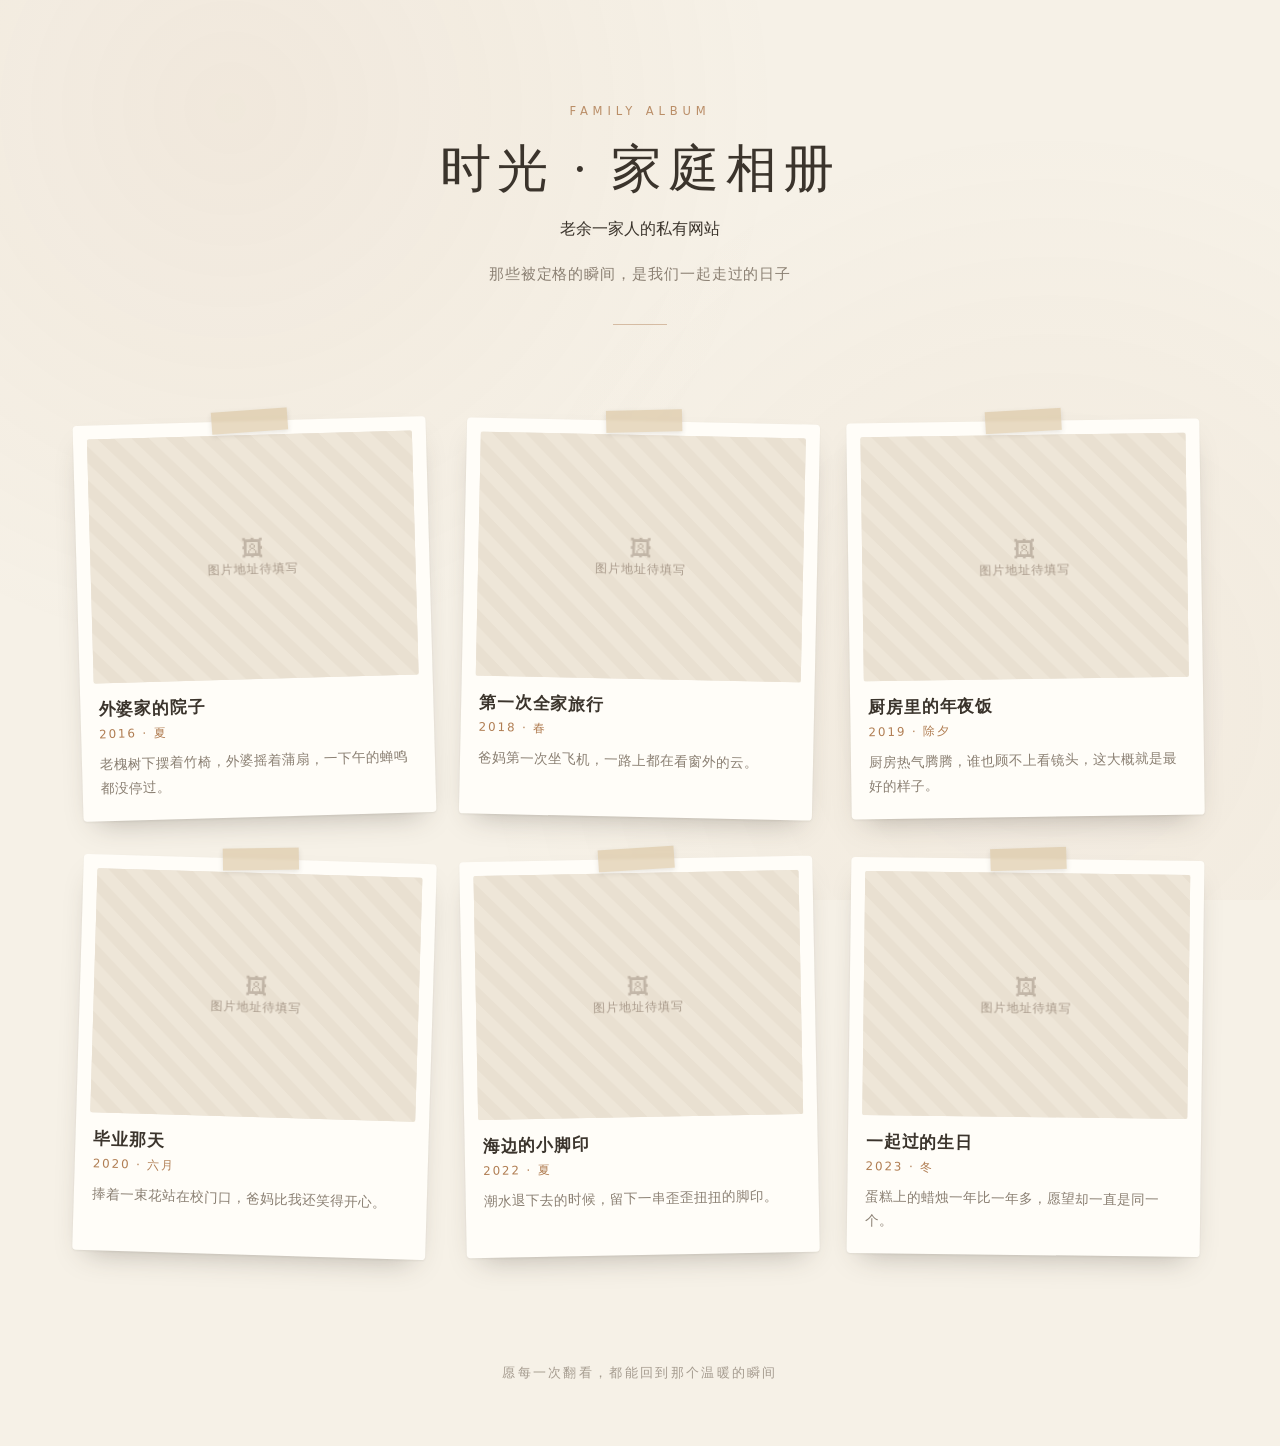
<file: ui/index.html>
<!DOCTYPE html>
<html lang="zh-CN">
<head>
<meta charset="UTF-8" />
<!--移动端适配标签，width=device-width,页面宽度等于手机屏幕本身宽度，initial-scale=1,初始打开页面缩放比例1倍-->
<meta name="viewport" content="width=device-width, initial-scale=1" />
<title>时光 · 家庭相册</title>
<style>
  /*:root  定义css全局变量*/
  :root{
    --bg: #f6f1e7;
    --ink: #3b342c;
    --muted: #8a7f72;
    --accent: #b07d52;
    --card: #fffdf8;
  }

  *{ box-sizing: border-box; }

  html{ scroll-behavior: smooth; }

  body{
    margin: 0;/*外边距*/
    /*字体优先级：从左往右找*/
    font-family: "PingFang SC", "Hiragino Sans GB", "Microsoft YaHei", system-ui, -apple-system, sans-serif;
    background: var(--bg);/*画布底色*/
    color: var(--ink);/*文字颜色*/
    -webkit-font-smoothing: antialiased;/*webkit内核chrome、edge、Safari 字体抗锯齿*/
    overflow-x: hidden;/*横向溢出隐藏，页面左右不能移动，隐藏左右滚动条*/
  }

  /* 淡淡的暖色光晕，营造纸张质感 */
  /*伪元素，两个冒号::作用凭空生成一个新元素，::before在选中元素内部最前面生成一个虚拟子节点，::after在选中元素最后面生一个虚拟子节点*/
  body::before{
    /*这是伪元素，在body上层生成一个看不见的图层， content:""  是伪元素必须写的，否则不生效。*/
    content:"";
    /*固定定位：这个光晕层牢牢钉在屏幕视口上，滚动页面的时候，它不会跟着滚，一直盖在画面上*/
    position: fixed;
    /* inset:0  等价于  top:0; right:0; bottom:0; left:0; 
上下左右全部贴紧屏幕边缘 → 这个图层铺满整个屏幕*/
    inset: 0;
    /*重点：这个层不拦截鼠标点击、触摸。如果不加这个，盖在上面的光晕会挡住下面所有按钮，点不动东西。none就是让点击穿透，交给下层元素接收。*/
    pointer-events: none;
    /*堆叠层级：0。保证它在内容底层，文字、图片都在它上面，不会被光晕盖住。*/
    z-index: 0;
    /*两层径向渐变（圆形渐变），做暖光晕：
      radial-gradient(circle at X Y) ：圆形光晕，圆心位置
      第一个：圆心在 横向18%、纵向12%（左上区域），颜色  rgba(176,125,82,0.07) ，浅棕，透明度7%，到半径42%位置慢慢过渡到完全透明
      最大可能半径的42%；最大可能半径closet-side也就是从圆心出发，到离它最近的一条屏幕边的距离
      第二个：圆心在 横向82%、纵向78%（右下区域），透明度6%，到半径46%位置变透明
      两层叠加，就是淡淡的、角落暖烘烘的纸张氛围感，不会很重。*/
    background:
      radial-gradient(circle at 18% 12%, rgba(176,125,82,.07), transparent 42%),
      radial-gradient(circle at 82% 78%, rgba(176,125,82,.06), transparent 46%);
  }

  /* ---------- 顶部 ---------- */
  .hero{
    position: relative;
    z-index: 1;
    /*内部文字全部居中*/
    text-align: center;
    /*padding 4个值上右下左 3个值上|左右|下 2个值上下|左右 1个值四边全一样*/
    padding: 104px 24px 72px;
  }

  .eyebrow{
    /*外边距*/
    margin: 0 0 18px;
    /*字体大小，相对于根字体 0.72倍，1rem=16px*/
    font-size: .72rem;
    /*字间距非常大，拉开每个字母，做成轻奢细长的效果，默认字间距0em*/
    letter-spacing: .42em;
    /*强制转化为大写字母*/
    text-transform: uppercase;
    color: var(--accent);
    /*不透明度85%*/
    opacity: .85;
  }

  .hero h1{
    margin: 0;
    font-family: "Songti SC", "STSong", "SimSun", Georgia, serif;
    /*clamp(最小值，理想值，最大值)最小不会小于2rem，默认跟着视口宽度走5vw（视口宽度的5%）*/
    font-size: clamp(2rem, 5vw, 3.2rem);
    /*字重500，属于中等偏粗，不是粗黑700，温润不刺眼*/
    font-weight: 500;
    letter-spacing: .12em;
    /*行高，是文字自身字号的1.3倍*/
    line-height: 1.3;
  }

  .hero .subtitle{
    /*上20px，左右居中，下0px*/
    margin: 20px auto 0;
    max-width: 520px;
    font-size: .95rem;
    line-height: 1.9;
    color: var(--muted);
    letter-spacing: .06em;
  }
  /*装饰横线*/
  .hero-line{
    width: 54px;
    height: 1px;
    margin: 36px auto 0;
    background: var(--accent);
    opacity: .45;
  }

  /* ---------- 相册网格 ---------- */
  .album-grid{
    /*相对定位*/
    position: relative;
    z-index: 1;
    max-width: 1180px;
    margin: 0 auto;
    padding: 24px 28px 110px;
    /*开启css grid网格布局（专门做多列卡片，比flex做自动列舒服）*/
    display: grid;
    /*grid-template-columns: repeat(auto-fill, minmax(272px, 1fr)); 
​      auto-fill ：自动填充，只要空间够就往里面塞新的一列
​      minmax(272px, 1fr) ：每一列最小宽度 272px；富余空间就均分拉伸
​      人话：窗口很宽就多排几列；窗口缩小，自动减少列数，卡片最小不会压到比 272px 更窄*/
    grid-template-columns: repeat(auto-fill, minmax(272px, 1fr));
    /*网格间隙，行间距42px，列间距32px*/
    gap: 42px 32px;
  }

  .photo-card{
    position: relative;
    margin: 0;
    padding: 14px 14px 20px;
    background: var(--card);
    /*圆角，小小的圆弧，不会很夸张*/
    border-radius: 4px;
    /*鼠标放上来，光标变成小手，提示可以点击*/
    cursor: pointer;
    /*两层阴影叠加
    第一层 offset-x=0水平不偏移 offset-y=1px阴影往下挪1px blur=2px模糊半径2px 没有 spread，默认0
    第二层 offset-x=0水平不动 offset-y = 14px阴影向下偏移 14px blur=30px模糊很大，很柔和 spread=-14px收缩阴影 14px
    offset-x为正数时向右，offset-y为正数时向下*/
    box-shadow:
      0 1px 2px rgba(59,52,44,.07),
      0 14px 30px -14px rgba(59,52,44,.35);
    /**/
    rotate: var(--rot, 0deg);
    /*初始位置向下偏移28px，相当于卡片蹲在目标位置下面*/
    translate: 0 28px;
    /*默认完全透明，可视度0%*/
    opacity: 0;
    /*过渡动画  ease是缓动函数的值，ease默认，先快，靠近重点慢慢减速，最柔和自然
    linear匀速，从头到尾一样快，很机械
    ease-in慢慢启动，越后面越快
    ease-out一开始很快，临近终点减速
    ease-in-out先慢，中间快，最后又慢*/
    transition:
      /*旋转先到位；位移、淡入慢一点；阴影变化最快*/
      rotate .5s ease,
      /*cubic-bezier自定义贝塞尔函数，类似于缓动函数，起点快速拉起，后半段缓慢收敛，有一种'轻轻弹一下，稳稳落下*/
      translate .85s cubic-bezier(.2,.8,.2,1),
      opacity .85s ease,
      box-shadow .45s ease;
  }

  /* 胶带装饰 */
  .photo-card::before{
    content: "";
    position: absolute;
    top: -11px;
    left: 50%;
    width: 76px;
    height: 22px;
    translate: -50% 0;
    rotate: -2.5deg;
    background: rgba(214,190,150,.55);
    box-shadow: 0 2px 5px rgba(59,52,44,.12);
    backdrop-filter: blur(1px);
    z-index: 2;
  }

  .photo-card.in{
    translate: 0 0;
    opacity: 1;
  }

  .photo-card:hover,
  .photo-card:focus-visible{
    rotate: 0deg;
    translate: 0 -8px;
    outline: none;
    box-shadow:
      0 1px 2px rgba(59,52,44,.07),
      0 26px 44px -18px rgba(59,52,44,.45);
  }

  .photo-frame{
    position: relative;
    /*强制盒子保持4::3*/
    aspect-ratio: 4 / 3;
    /*裁掉盒子外面的内容，图片放大的时候不会鼓出来*/
    overflow: hidden;
    /*很小的圆角*/
    border-radius: 2px;
    background: #e9e1d4;
  }

  .photo-frame img{
    width: 100%;
    height: 100%;
    /*图片保持自身比例，填满相框，多余区域裁剪，不会拉伸变形*/
    object-fit: cover;
    /*干掉图片底部自带的一小条空白缝隙*/
    display: block;
    /*默认就是原始大小*/
    transform: scale(1);
    /*滤镜，饱和度压低到92%，对比度轻微拉高，自带柔和、偏复古的质感*/
    filter: saturate(.92) contrast(1.02);
    /*动画规则 transform,filter发生变化时，用0.65s平滑过渡，不会瞬间跳变*/
    transition: transform .65s cubic-bezier(.2,.8,.2,1), filter .65s ease;
  }

  .photo-card:hover .photo-frame img{
    transform: scale(1.06);
    filter: saturate(1.06) contrast(1.02);
  }

  .img-fallback{
    position: absolute;
    inset: 0;
    display: none;
    place-items: center;
    gap: 6px;
    text-align: center;
    padding: 12px;
    background:
      repeating-linear-gradient(45deg, #eee6d8 0 12px, #e9e0d1 12px 24px);
    color: #a8998a;
    font-size: .78rem;
    letter-spacing: .08em;
  }

  .img-fallback span{
    display: block;
    font-size: 1.4rem;
    opacity: .6;
  }

  .photo-frame.error .img-fallback{ display: grid; }
  .photo-frame.error img{ display: none; }

  .photo-card figcaption{ padding: 15px 4px 0; }

  .photo-card h3{
    margin: 0 0 6px;
    font-family: "Songti SC", "STSong", Georgia, serif;
    font-size: 1.05rem;
    font-weight: 600;
    letter-spacing: .05em;
  }

  .photo-card .date{
    margin: 0 0 10px;
    font-size: .74rem;
    letter-spacing: .16em;
    color: var(--accent);
    text-transform: uppercase;
  }

  .photo-card .desc{
    margin: 0;
    font-size: .85rem;
    line-height: 1.75;
    color: var(--muted);
    display: -webkit-box;
    -line-clamp: 2;
    -webkit-box-orient: vertical;
    overflow: hidden;
  }

  /* ---------- 页脚 ---------- */
  .site-footer{
    position: relative;
    z-index: 1;
    text-align: center;
    padding: 0 24px 64px;
    font-size: .8rem;
    letter-spacing: .18em;
    color: var(--muted);
    opacity: .75;
  }

  .site-footer p{ margin: 0; }

  /* ---------- 灯箱 ---------- */
  .lightbox{
    position: fixed;
    inset: 0;
    z-index: 100;
    display: flex;
    align-items: center;
    justify-content: center;
    padding: 48px 24px;
    background: rgba(30,25,20,.93);
    backdrop-filter: blur(7px);
    -webkit-backdrop-filter: blur(7px);
    opacity: 0;
    visibility: hidden;
    transition: opacity .38s ease, visibility .38s ease;
  }

  .lightbox.open{
    opacity: 1;
    visibility: visible;
  }

  .lb-figure{
    margin: 0;
    display: flex;
    flex-direction: column;
    align-items: center;
    gap: 22px;
    max-height: 100%;
    transform: scale(.96);
    opacity: 0;
    transition: transform .45s cubic-bezier(.2,.8,.2,1), opacity .45s ease;
  }

  .lightbox.open .lb-figure{
    transform: scale(1);
    opacity: 1;
  }

  .lb-media{
    display: flex;
    align-items: center;
    justify-content: center;
  }

  .lb-media img{
    max-width: min(900px, 86vw);
    max-height: 62vh;
    object-fit: contain;
    border-radius: 4px;
    background: #1a1613;
    box-shadow: 0 34px 80px rgba(0,0,0,.6);
  }

  .lb-placeholder{
    display: none;
    padding: 70px 46px;
    border: 1px dashed rgba(246,239,228,.28);
    border-radius: 6px;
    color: rgba(246,239,228,.5);
    font-size: .85rem;
    letter-spacing: .12em;
    text-align: center;
  }

  .lb-media.error img{ display: none; }
  .lb-media.error .lb-placeholder{ display: block; }

  .lb-caption{
    max-width: 620px;
    text-align: center;
    color: #f3ece1;
    padding: 0 8px;
  }

  .lb-caption h3{
    margin: 0 0 10px;
    font-family: "Songti SC", "STSong", Georgia, serif;
    font-size: 1.25rem;
    font-weight: 500;
    letter-spacing: .08em;
  }

  .lb-meta{
    margin: 0 0 14px;
    font-size: .74rem;
    letter-spacing: .2em;
    color: #d3a878;
  }

  .lb-desc{
    margin: 0;
    font-size: .88rem;
    line-height: 1.9;
    color: rgba(243,236,225,.72);
    letter-spacing: .04em;
  }

  .lb-btn{
    position: absolute;
    display: grid;
    place-items: center;
    width: 46px;
    height: 46px;
    border-radius: 50%;
    border: 1px solid rgba(255,255,255,.18);
    background: rgba(255,255,255,.08);
    color: #f6efe4;
    font-size: 1.35rem;
    line-height: 1;
    cursor: pointer;
    transition: background .25s ease, border-color .25s ease, transform .25s ease;
  }

  .lb-btn:hover{
    background: rgba(255,255,255,.2);
    border-color: rgba(255,255,255,.35);
  }

  .lb-close{ top: 26px; right: 30px; font-size: 1rem; }
  .lb-prev{ left: 30px; top: 50%; translate: 0 -50%; }
  .lb-next{ right: 30px; top: 50%; translate: 0 -50%; }

  .lb-prev:hover{ transform: translateX(-2px); }
  .lb-next:hover{ transform: translateX(2px); }

  .lb-counter{
    position: absolute;
    bottom: 22px;
    left: 50%;
    translate: -50% 0;
    font-size: .74rem;
    letter-spacing: .28em;
    color: rgba(246,239,228,.55);
  }

  /* ---------- 响应式 ---------- */
  @media (max-width: 680px){
    .hero{ padding: 76px 20px 52px; }
    .hero .subtitle{ font-size: .88rem; }
    .album-grid{
      grid-template-columns: 1fr;
      gap: 34px;
      padding: 16px 18px 80px;
    }
    .lightbox{ padding: 64px 14px 72px; }
    .lb-media img{ max-width: 92vw; max-height: 52vh; }
    .lb-btn{ width: 38px; height: 38px; font-size: 1.1rem; }
    .lb-close{ top: 14px; right: 14px; }
    .lb-prev{ left: 10px; }
    .lb-next{ right: 10px; }
    .lb-caption h3{ font-size: 1.08rem; }
  }

  @media (prefers-reduced-motion: reduce){
    *{ transition: none !important; animation: none !important; }
    .photo-card{ opacity: 1; translate: 0 0; }
  }
</style>
</head>
<body>

  <header class="hero">
    <p class="eyebrow">Family Album</p>
    <h1>时光 · 家庭相册</h1>
    <p>老余一家人的私有网站</p>
    <p class="subtitle">那些被定格的瞬间，是我们一起走过的日子</p>
    <div class="hero-line"></div>
  </header>

  <main>
    <div class="album-grid" id="albumGrid"></div>
  </main>

  <footer class="site-footer">
    <p>愿每一次翻看，都能回到那个温暖的瞬间</p>
  </footer>

  <!-- 灯箱 -->
  <div class="lightbox" id="lightbox" role="dialog" aria-modal="true" aria-hidden="true">
    <button class="lb-btn lb-close" id="lbClose" aria-label="关闭">✕</button>
    <button class="lb-btn lb-prev" id="lbPrev" aria-label="上一张">‹</button>
    <button class="lb-btn lb-next" id="lbNext" aria-label="下一张">›</button>

    <figure class="lb-figure">
      <div class="lb-media" id="lbMedia">
        <img id="lbImg" alt="" />
        <div class="lb-placeholder">图片地址待填写</div>
      </div>
      <figcaption class="lb-caption">
        <h3 id="lbTitle"></h3>
        <p class="lb-meta" id="lbMeta"></p>
        <p class="lb-desc" id="lbDesc"></p>
      </figcaption>
    </figure>

    <div class="lb-counter" id="lbCounter"></div>
  </div>

<script>
/* ============================================================
   ★★★ 在这里填写你自己的照片 ★★★
   把 url 换成你图片的地址（网络地址或本地相对路径都行）
   例如：url: "images/family-01.jpg"
   或者：url: "https://你的图床地址/photo.jpg"
   ============================================================ */
const photos = [
  {
    url: "",                       // ← 图片地址填这里
    title: "外婆家的院子",
    date: "2016 · 夏",
    desc: "老槐树下摆着竹椅，外婆摇着蒲扇，一下午的蝉鸣都没停过。"
  },
  {
    url: "",                       // ← 图片地址填这里
    title: "第一次全家旅行",
    date: "2018 · 春",
    desc: "爸妈第一次坐飞机，一路上都在看窗外的云。"
  },
  {
    url: "",                       // ← 图片地址填这里
    title: "厨房里的年夜饭",
    date: "2019 · 除夕",
    desc: "厨房热气腾腾，谁也顾不上看镜头，这大概就是最好的样子。"
  },
  {
    url: "",                       // ← 图片地址填这里
    title: "毕业那天",
    date: "2020 · 六月",
    desc: "捧着一束花站在校门口，爸妈比我还笑得开心。"
  },
  {
    url: "",                       // ← 图片地址填这里
    title: "海边的小脚印",
    date: "2022 · 夏",
    desc: "潮水退下去的时候，留下一串歪歪扭扭的脚印。"
  },
  {
    url: "",                       // ← 图片地址填这里
    title: "一起过的生日",
    date: "2023 · 冬",
    desc: "蛋糕上的蜡烛一年比一年多，愿望却一直是同一个。"
  }
];

/* ============================================================
   以下为功能代码，通常不需要修改
   ============================================================ */
const grid      = document.getElementById('albumGrid');
const lightbox  = document.getElementById('lightbox');
const lbImg     = document.getElementById('lbImg');
const lbMedia   = document.getElementById('lbMedia');
const lbTitle   = document.getElementById('lbTitle');
const lbMeta    = document.getElementById('lbMeta');
const lbDesc    = document.getElementById('lbDesc');
const lbCounter = document.getElementById('lbCounter');

const rotations = [-1.6, 1.2, -0.8, 1.7, -1.1, 0.7, 1.4, -1.3];
let current = 0;
let imgToken = 0;

/* ---------- 生成相册卡片 ---------- */
photos.forEach((photo, index) => {
  const card = document.createElement('figure');
  card.className = 'photo-card';
  card.style.setProperty('--rot', rotations[index % rotations.length] + 'deg');
  card.dataset.index = index;
  card.tabIndex = 0;
  card.setAttribute('role', 'button');
  card.setAttribute('aria-label', `查看照片：${photo.title || '未命名回忆'}`);

  const frame = document.createElement('div');
  frame.className = 'photo-frame';

  const fallback = document.createElement('div');
  fallback.className = 'img-fallback';
  fallback.innerHTML = '<div><span>🖼</span>图片地址待填写</div>';
  frame.appendChild(fallback);

  if (photo.url && photo.url.trim()) {
    const img = new Image();
    img.loading = 'lazy';
    img.alt = photo.title || '家庭照片';
    img.addEventListener('error', () => frame.classList.add('error'));
    img.src = photo.url.trim();
    frame.prepend(img);
  } else {
    frame.classList.add('error');
  }

  const caption = document.createElement('figcaption');
  const h3 = document.createElement('h3');
  const date = document.createElement('p');
  const desc = document.createElement('p');
  h3.textContent = photo.title || '未命名回忆';
  date.className = 'date';
  date.textContent = photo.date || '';
  desc.className = 'desc';
  desc.textContent = photo.desc || '';
  caption.append(h3, date, desc);

  card.append(frame, caption);
  grid.appendChild(card);

  /* 点击 / 键盘打开 */
  card.addEventListener('click', () => openLightbox(index));
  card.addEventListener('keydown', (e) => {
    if (e.key === 'Enter' || e.key === ' ') {
      e.preventDefault();
      openLightbox(index);
    }
  });
});

/* ---------- 滚动淡入 ---------- */
const observer = new IntersectionObserver((entries) => {
  entries.forEach((entry) => {
    if (!entry.isIntersecting) return;
    const idx = Number(entry.target.dataset.index) || 0;
    setTimeout(() => entry.target.classList.add('in'), (idx % 3) * 90);
    observer.unobserve(entry.target);
  });
}, { threshold: 0.12, rootMargin: '0px 0px -40px 0px' });

document.querySelectorAll('.photo-card').forEach((card) => observer.observe(card));

/* ---------- 灯箱 ---------- */
function openLightbox(index) {
  current = index;
  renderLightbox();
  lightbox.classList.add('open');
  lightbox.setAttribute('aria-hidden', 'false');
  document.body.style.overflow = 'hidden';
}

function closeLightbox() {
  lightbox.classList.remove('open');
  lightbox.setAttribute('aria-hidden', 'true');
  document.body.style.overflow = '';
}

function renderLightbox() {
  const photo = photos[current];
  if (!photo) return;
  const token = ++imgToken;

  lbMedia.classList.remove('error');
  lbTitle.textContent = photo.title || '未命名回忆';
  lbMeta.textContent = photo.date || '';
  lbMeta.style.display = photo.date ? '' : 'none';
  lbDesc.textContent = photo.desc || '';
  lbDesc.style.display = photo.desc ? '' : 'none';
  lbCounter.textContent = `${current + 1} / ${photos.length}`;

  if (photo.url && photo.url.trim()) {
    lbImg.onerror = () => {
      if (token === imgToken) lbMedia.classList.add('error');
    };
    lbImg.src = photo.url.trim();
    lbImg.alt = photo.title || '家庭照片';
  } else {
    lbImg.removeAttribute('src');
    lbImg.alt = '';
    lbMedia.classList.add('error');
  }
}

function nextPhoto() {
  current = (current + 1) % photos.length;
  renderLightbox();
}

function prevPhoto() {
  current = (current - 1 + photos.length) % photos.length;
  renderLightbox();
}

/* ---------- 事件绑定 ---------- */
document.getElementById('lbClose').addEventListener('click', closeLightbox);
document.getElementById('lbNext').addEventListener('click', (e) => { e.stopPropagation(); nextPhoto(); });
document.getElementById('lbPrev').addEventListener('click', (e) => { e.stopPropagation(); prevPhoto(); });

/* 点击背景关闭 */
lightbox.addEventListener('click', (e) => {
  if (e.target === lightbox) closeLightbox();
});

/* 键盘操作 */
document.addEventListener('keydown', (e) => {
  if (!lightbox.classList.contains('open')) return;
  if (e.key === 'Escape') closeLightbox();
  if (e.key === 'ArrowRight') nextPhoto();
  if (e.key === 'ArrowLeft') prevPhoto();
});

/* 手机滑动切换 */
let touchStartX = 0;
lightbox.addEventListener('touchstart', (e) => {
  touchStartX = e.changedTouches[0].clientX;
}, { passive: true });

lightbox.addEventListener('touchend', (e) => {
  const dx = e.changedTouches[0].clientX - touchStartX;
  if (Math.abs(dx) < 60) return;
  dx < 0 ? nextPhoto() : prevPhoto();
}, { passive: true });
</script>
</body>
</html>
</file>
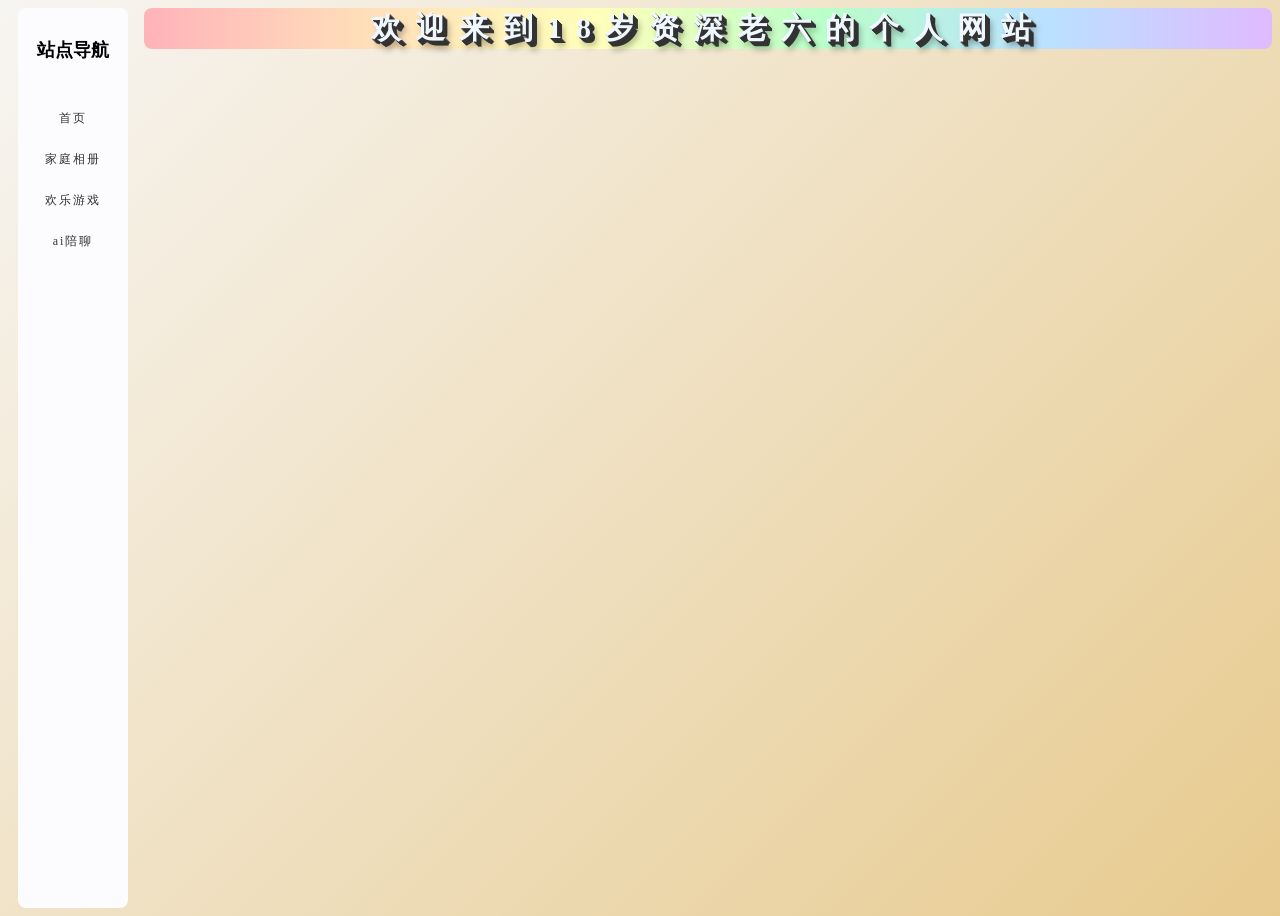
<file: static/home.html>
<!DOCTYPE html>
<html lang="zh-CN">
<head>
<meta charset="utf-8"/>
<meta name="viewport" content="width=device-width,inital-scale=1"/>
<link rel="stylesheet" href="/static/css/style.css">
<title>18岁资深老六的私人网站</title>
</head>
<body>
<div class="wrapper">
    <aside class="sidebar">
        <h2 class="header">站点导航</h2>
        <a href="#" class="nav-link" data-target="view-home">首页</a>
        <a href="#" class="nav-link" data-target="view-album">家庭相册</a>
        <a href="#" class="nav-link" data-target="view-game">欢乐游戏</a>
        <a href="#" class="nav-link" data-target="view-chat">ai陪聊</a>
    </aside>
    <main>
        <div id="view-home" class="view">
            <eye>欢迎来到18岁资深老六的个人网站</eye>
        </div>
        <div id="view-game" class="view hidden">
            <iframe id="game-frame" data-src="/static/game-skyward.html" style="width:100%;height:600px;border:none;"></iframe>
        </div>
    </main>
</div>
</body> 
<script src="/static/js/main.js"></script>
</html>
</file>
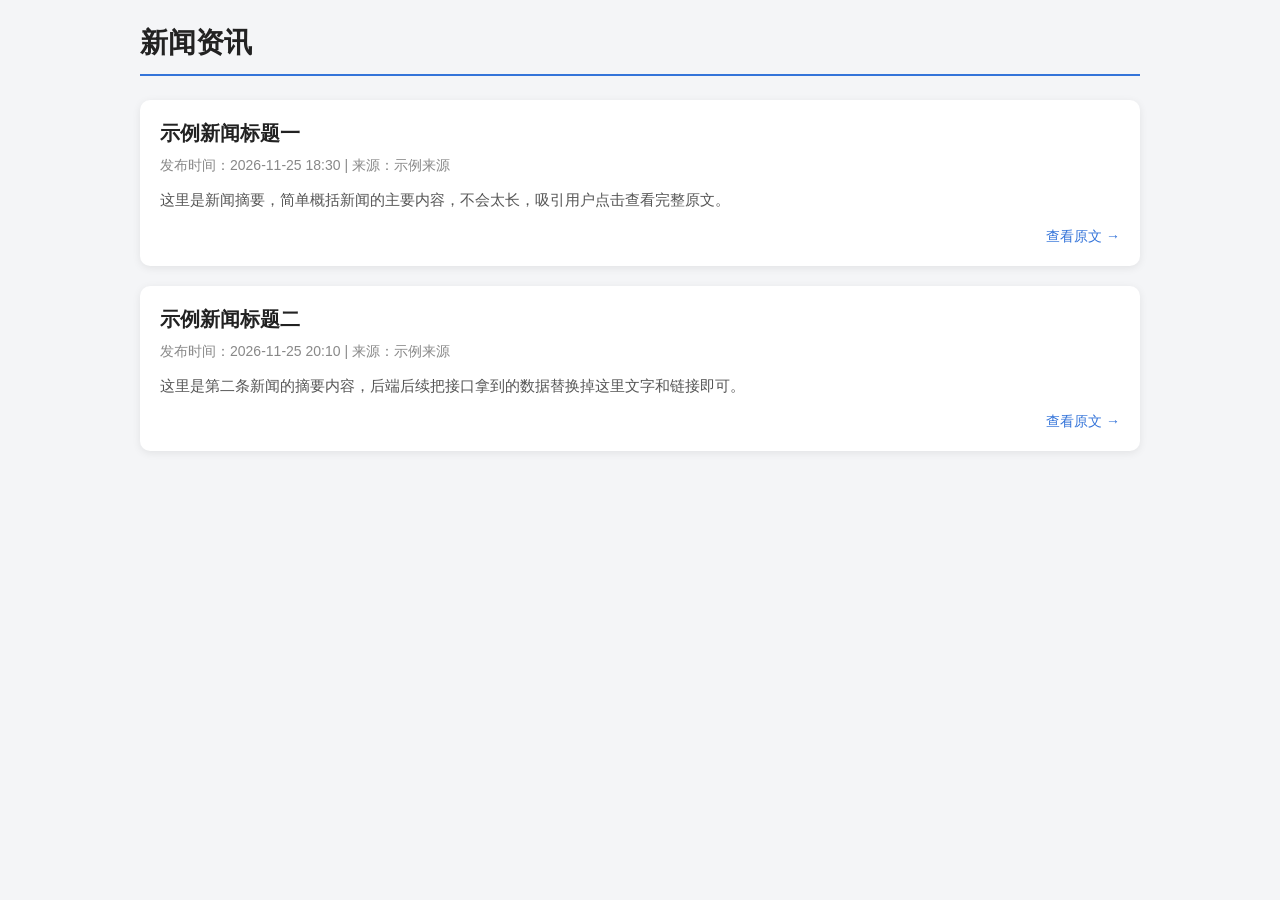
<file: static/news_text.html>
<!DOCTYPE html>
<html lang="zh-CN">
<head>
    <meta charset="UTF-8">
    <meta name="viewport" content="width=device-width, initial-scale=1.0">
    <title>新闻浏览</title>
    <style>
        * {
            margin: 0;
            padding: 0;
            box-sizing: border-box;
            font-family: "Microsoft Yahei", sans-serif;
        }
        body {
            background-color: #f4f5f7;
            padding: 24px;
        }
        .container {
            max-width: 1000px;
            margin: 0 auto;
        }
        .page-title {
            font-size: 28px;
            color: #222;
            margin-bottom: 24px;
            padding-bottom: 12px;
            border-bottom: 2px solid #3474d9;
        }
        .news-list {
            display: grid;
            gap: 20px;
        }
        .news-card {
            background: #ffffff;
            border-radius: 10px;
            padding: 20px;
            box-shadow: 0 2px 8px rgba(0,0,0,0.08);
            transition: 0.2s ease;
        }
        .news-card:hover {
            box-shadow: 0 4px 14px rgba(0,0,0,0.12);
        }
        .news-title {
            font-size: 20px;
            color: #222;
            text-decoration: none;
            font-weight: 600;
            display: block;
            margin-bottom: 10px;
        }
        .news-title:hover {
            color: #3474d9;
        }
        .news-meta {
            font-size: 14px;
            color: #888;
            margin-bottom: 12px;
        }
        .news-desc {
            font-size: 15px;
            color: #555;
            line-height: 1.7;
        }
        .news-footer {
            margin-top: 14px;
            text-align: right;
        }
        .read-link {
            font-size: 14px;
            color: #3474d9;
            text-decoration: none;
        }
        .read-link:hover {
            text-decoration: underline;
        }
        .empty-tip {
            text-align: center;
            padding: 60px 0;
            color: #999;
            font-size: 16px;
        }
    </style>
</head>
<body>
    <div class="container">
        <h2 class="page-title">新闻资讯</h2>
        <div class="news-list">
            <!-- 新闻卡片，后端循环渲染这一块 -->
            <div class="news-card">
                <a href="#" class="news-title">示例新闻标题一</a>
                <div class="news-meta">发布时间：2026-11-25 18:30 | 来源：示例来源</div>
                <div class="news-desc">
                    这里是新闻摘要，简单概括新闻的主要内容，不会太长，吸引用户点击查看完整原文。
                </div>
                <div class="news-footer">
                    <a href="#" class="read-link">查看原文 →</a>
                </div>
            </div>
            <div class="news-card">
                <a href="#" class="news-title">示例新闻标题二</a>
                <div class="news-meta">发布时间：2026-11-25 20:10 | 来源：示例来源</div>
                <div class="news-desc">
                    这里是第二条新闻的摘要内容，后端后续把接口拿到的数据替换掉这里文字和链接即可。
                </div>
                <div class="news-footer">
                    <a href="#" class="read-link">查看原文 →</a>
                </div>
            </div>
            <!-- 没有新闻的时候展示这个 -->
            <!--
            <div class="empty-tip">暂无新闻</div>
            -->
        </div>
    </div>
</body>
</html>
</file>
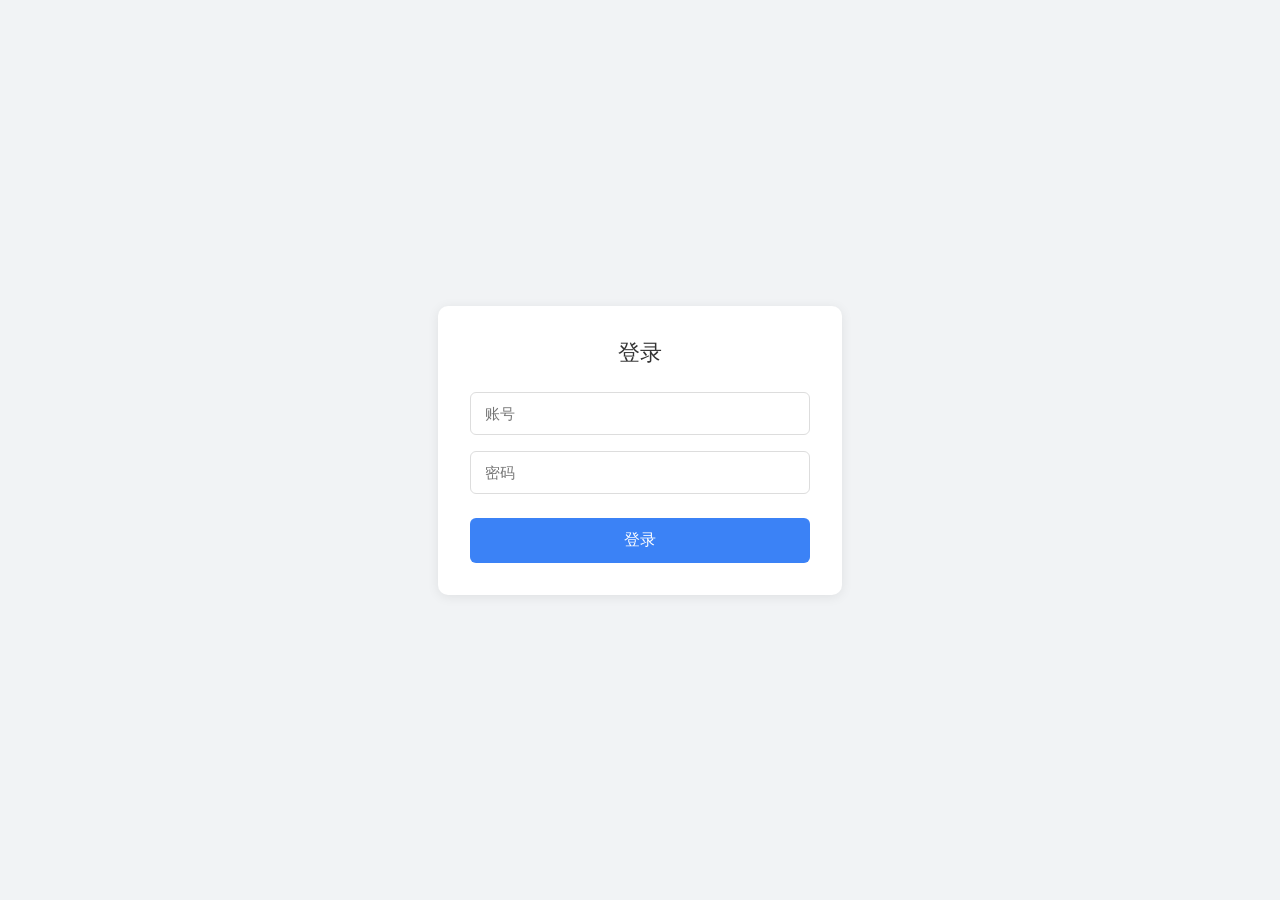
<file: static/sign_in.html>
<!DOCTYPE html>
<head>
    <meta charset="utf-8">
    <meta name="viewport" content="width=device-width,inital-scale=1">
</head>
<body style="margin:0; padding:0; min-height:100vh; background-color:#f1f3f5; 
display:flex; align-items:center; justify-content:center; font-family:system-ui, sans-serif;">
  <div style="width:340px; background:#fff; padding:32px; border-radius:10px; box-shadow:0 2px 12px rgba(0,0,0,0.08);">
    <div style="margin-bottom:24px; text-align:center; font-size:22px; color:#333;">登录</div>
    <div style="margin-bottom:16px;">
      <input type="text" id="username" placeholder="账号" style="width:100%; 
      box-sizing:border-box; padding:12px 14px; border:1px solid #ddd; border-radius:6px; font-size:15px;">
    </div>
    <div style="margin-bottom:24px;">
      <input type="password" id="password" placeholder="密码" style="width:100%; box-sizing:border-box; 
      padding:12px 14px; border:1px solid #ddd; border-radius:6px; font-size:15px;">
    </div>
    <button id="login-btn" style="width:100%; padding:12px; border:none; border-radius:6px; 
    background:#3b82f6; color:white; font-size:16px; cursor:pointer;">登录</button>
  </div>
</body>
<script>
    document.getElementById("login-btn").addEventListener("click",async()=>{
        const user=document.getElementById("username").value;
        const pass=document.getElementById("password").value;
        if(!user|!pass)return alert("账号密码不能为空");
        try{
            const response=await fetch("/sign",{
                method:"POST",
                headers:{
                    "Content-Type":"application/json"
                },
                credentials:"include",
                body:JSON.stringify({username:user,password:pass})
            });
            if (response.ok){
                alert("登录成功！");
                window.location.href="/root";
            }else{
                const data=await response.json()
                alert("登录失败："+data.detail);
            }
            
        }catch(error){console.error('网络请求出错',error);}
    })
</script>
</html>
</file>
<file: static/css/style.css>
body{
    background:linear-gradient(135deg,#f7f5f2,#e7ca8e);
    min-height: 100vh;
}
.wrapper{
    display: grid;
    grid-template-columns: 120px 1fr;
    gap:16px;
    grid-template-rows: auto;
}
aside{
    grid-column: 1/2;
    grid-row:1/-1;
    height: 100vh;
    background-color: rgb(252, 252, 255);
    margin-left: 10px;
    border-radius: 8px;
}
main{
    grid-column: 2/3;
    grid-row:1/-1;
    text-align: center;
}
.sidebar{
    font-size: 12px;
}
.sidebar a{
    display: block;
    text-decoration: none;
    text-align: center;
    padding:12px 16px;
    color:#333;
    letter-spacing: 2px;
}
.sidebar a:hover{
    background-color: #d9c4f0;
    transition:background-color 0.3s
}
.header{
    text-align: center;
    margin-bottom: 36px;
    margin-top: 30px;
}
eye{
    display: block;
    font-size: 30px;
    width:100%;
    text-align: center;
    background: linear-gradient(90deg,#ffb3ba,#ffdfba,#ffffba,#baffc9,#bae1ff,#e0baff);
    border-radius: 8px;
    letter-spacing: 14px;
    font-weight: 600;
    color: aliceblue;
    text-shadow: 
      1px 1px 0px #333,
      2px 2px 0px #333,
      3px 3px 0px #333,
      4px 4px 0px #333,
      5px 5px 0px #333,
      6px 8px 6px rgba(0,0,0,0.4)
}
.hidden{
    display: none !important;
}
</file>
